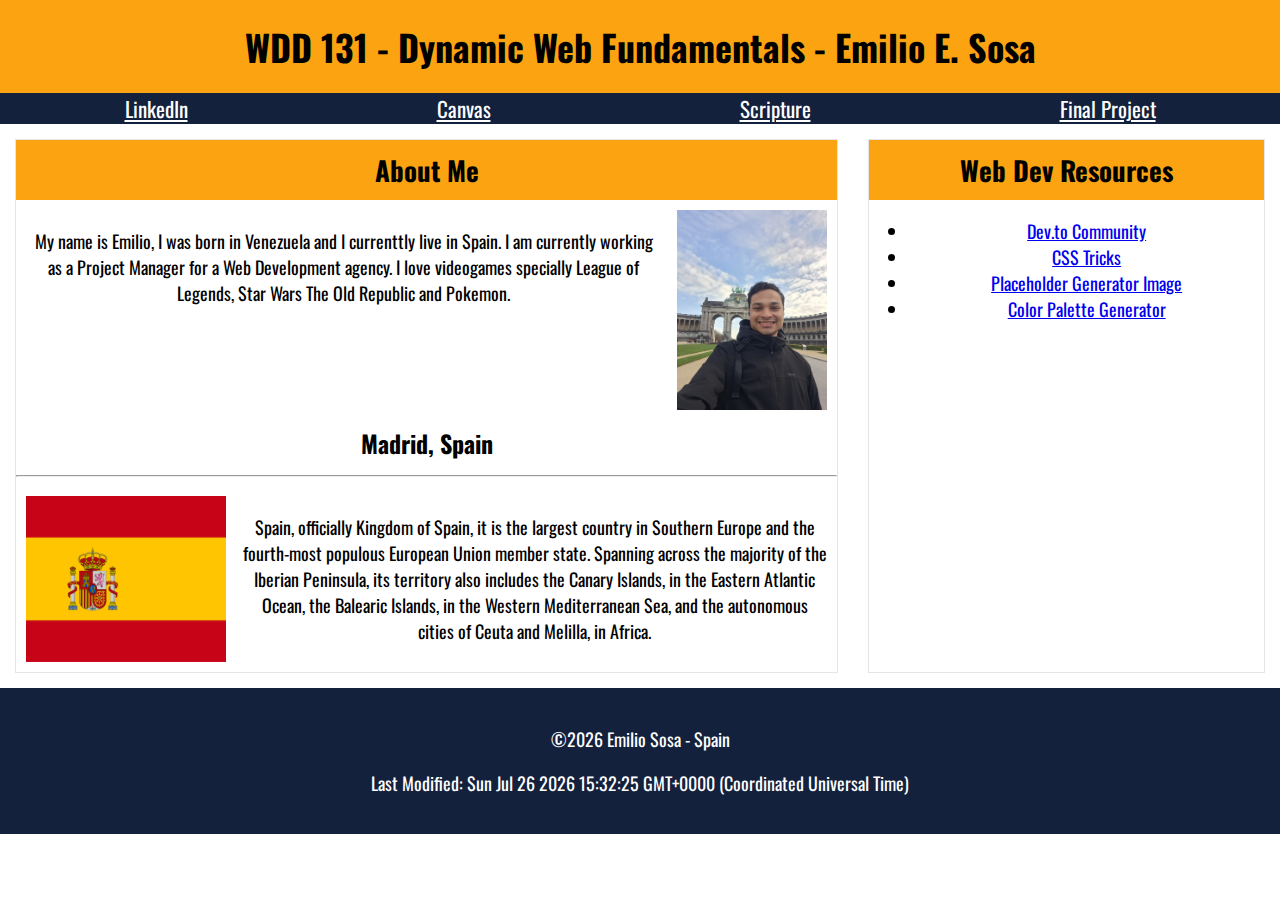
<file: index.html>
<!DOCTYPE html>
<html lang="en">

<head>
    <meta charset="UTF-8">
    <meta http-equiv="X-UA-Compatible" content="IE=edge">
    <meta name="viewport" content="width=device-width, initial-scale=1.0">
    <title>WDD 131 - Dynamic Web Fundamentals - Emilio Sosa</title>
    <meta name="description"
        content="WDD 131 - Dynamic Web Fundamentals from Emilio Ernesto Sosa Carrillo for BYU-Idaho">
    <meta name="author" content="Emilio Sosa">
    <link rel="stylesheet" href="styles/base.css">
    <link rel="preconnect" href="https://fonts.googleapis.com">
    <link rel="preconnect" href="https://fonts.gstatic.com" crossorigin>
    <link href="https://fonts.googleapis.com/css2?family=Oswald:wght@200..700&display=swap" rel="stylesheet">
</head>

<body>
    <header>
        <h1>WDD 131 - Dynamic Web Fundamentals - Emilio E. Sosa</h1>
        <nav>
            <a href="https://www.linkedin.com/in/emilioernestososa/">LinkedIn</a>
            <a href="https://byupw.instructure.com/">Canvas</a>
            <a href="https://www.churchofjesuschrist.org/study/scriptures/bofm/1-ne/3?lang=eng&id=p7#p7">Scripture</a>
            <a href="/">Final Project</a>
        </nav>
    </header>
    <main class="internal-body">
        <section class="card">
            <h2>About Me</h2>
            <div>
                <p>My name is Emilio, I was born in Venezuela and I currenttly live in Spain. I am currently working as
                    a
                    Project Manager for a Web Development agency. I love videogames specially League of Legends, Star
                    Wars
                    The Old Republic and Pokemon.</p>
                <img src="images/emilio-picture.jpg" alt="Picture of Emilio in a Trip" width="150">
            </div>
            <h3>Madrid, Spain</h3>
            <hr>
            <div>
                <img src="images/Flag_of_Spain.svg.png" alt="Flag of Spain with Red, Yellow and Red strips" width="200">
                <p>Spain, officially Kingdom of Spain, it is the largest country in Southern Europe and the fourth-most
                    populous European Union member state. Spanning across the majority of the Iberian Peninsula, its
                    territory also includes the Canary Islands, in the Eastern Atlantic Ocean, the Balearic Islands, in
                    the Western Mediterranean Sea, and the autonomous cities of Ceuta and Melilla, in Africa.</p>
            </div>
        </section>
        <section class="card">
            <h2>Web Dev Resources</h2>
            <ul>
                <li><a href="https://dev.to/">Dev.to Community</a></li>
                <li><a href="https://css-tricks.com/snippets/css/complete-guide-grid/">CSS Tricks</a></li>
                <li><a href="https://placehold.co/">Placeholder Generator Image</a></li>
                <li><a href="https://coolors.co/">Color Palette Generator</a></li>
            </ul>
        </section>
    </main>
    <footer>
        <p id="copyright"><span id="currentyear"></span> Emilio Sosa - Spain</p>
        <p id="lastModified">Last Modified: </p>
    </footer>
    <script src="scripts/getdates.js" defer></script>
</body>
<!--Colors from https://coolors.co/palette/000000-14213d-fca311-e5e5e5-ffffff-->

</html>
</file>
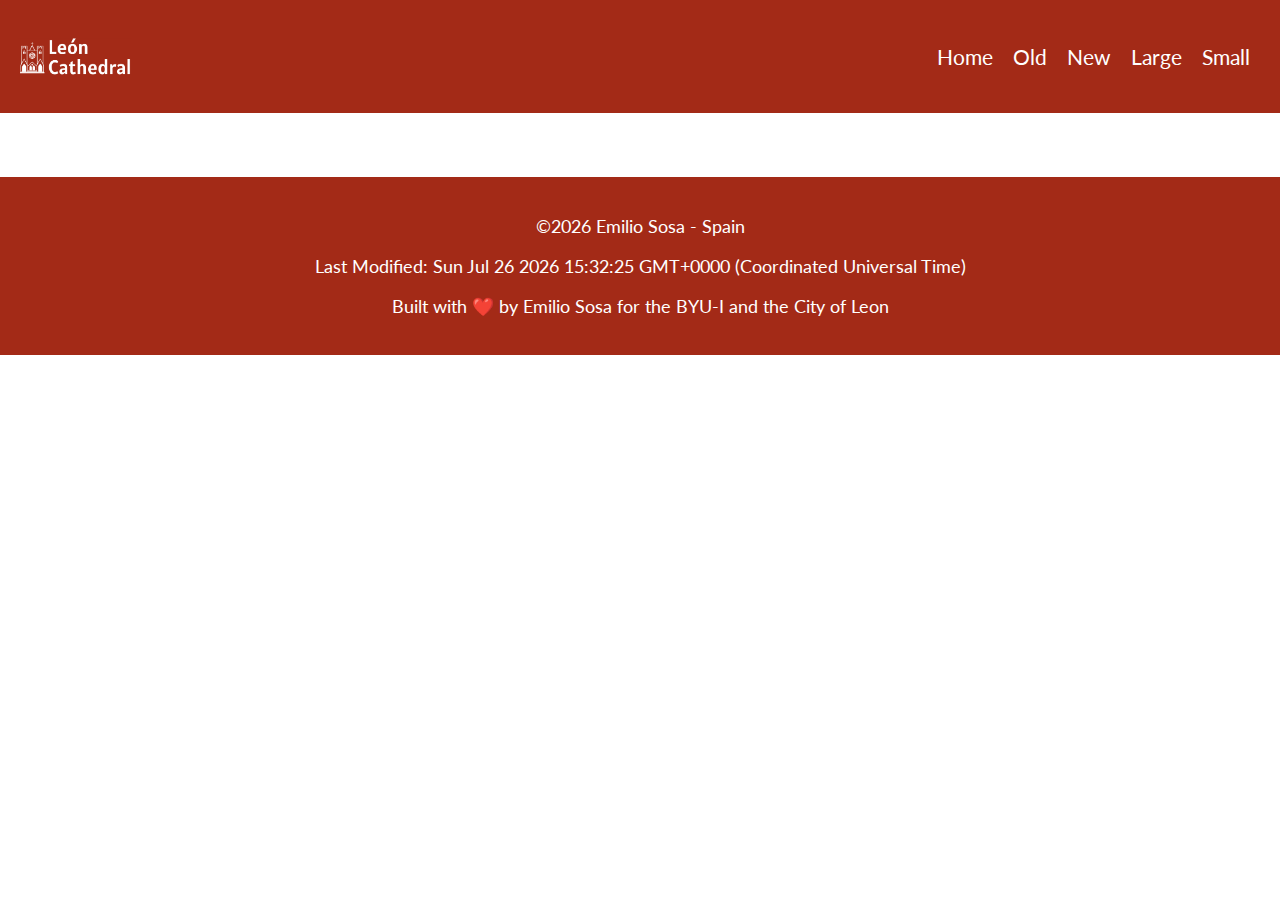
<file: project/index.html>
<!DOCTYPE html>
<html lang="en">

<head>
    <meta charset="UTF-8">
    <meta http-equiv="X-UA-Compatible" content="IE=edge">
    <meta name="viewport" content="width=device-width, initial-scale=1.0">
    <title>Leon Cathedral</title>
    <meta name="description"
        content="Leon Cathedral - ">
    <meta name="author" content="Emilio Sosa">
    <link rel="preconnect" href="https://fonts.googleapis.com">
    <link rel="preconnect" href="https://fonts.gstatic.com" crossorigin>
    <link href="https://fonts.googleapis.com/css2?family=Lato:ital,wght@0,100;0,300;0,400;0,700;0,900;1,100;1,300;1,400;1,700;1,900&display=swap" rel="stylesheet">
    <link rel="stylesheet" href="base.css">
    <link rel="stylesheet" href="large.css">
</head>

<body>
    <header>
        <img src="cathedral-leon-high-resolution-logo.png" alt="Temple Album Logo">
        <img src="/images/menu.svg" alt="menu icon" id="menu-icon">
        <nav class="menu">
            <a href="#" class="menu-item">Home</a>
            <a href="#" class="menu-item">Old</a>
            <a href="#" class="menu-item">New</a>
            <a href="#" class="menu-item">Large</a>
            <a href="#" class="menu-item">Small</a>
        </nav>
    </header>
    <main>
    </main>

    <footer>
        <p id="copyright"><span id="currentyear"></span> Emilio Sosa - Spain</p>
        <p id="lastModified">Last Modified: </p>
        <p>Built with ❤️ by Emilio Sosa for the BYU-I and the City of Leon</p>
    </footer>
    <script src="/scripts/getdates.js" defer></script>
    <script src="/scripts/menu.js" defer></script>
</body>

</html>
</file>
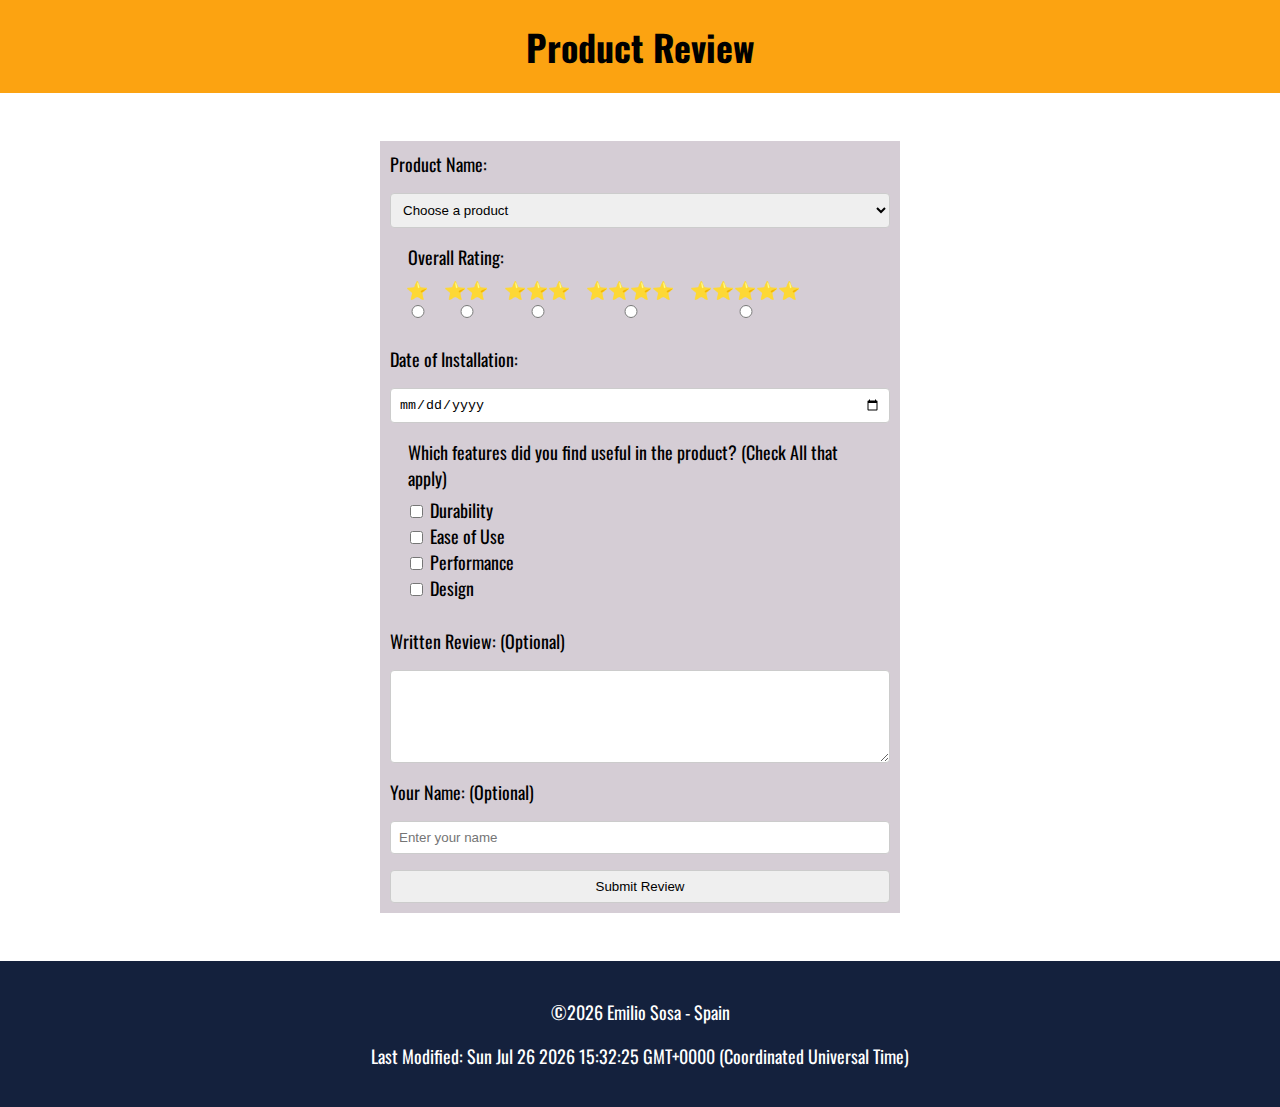
<file: form.html>
<!DOCTYPE html>
<html lang="en">
    <head>
        <meta charset="UTF-8">
        <meta http-equiv="X-UA-Compatible" content="IE=edge">
        <meta name="viewport" content="width=device-width, initial-scale=1.0">
        <title>Product Review - WDD 131 - Emilio Sosa</title>
        <meta name="description"
            content="W05 Assignment: Product Review Form for WDD 131 - Dynamic Web Fundamentals from Emilio Ernesto Sosa Carrillo for BYU-Idaho">
        <meta name="author" content="Emilio Sosa">
        <link rel="stylesheet" href="styles/base.css">
        <link rel="stylesheet" href="styles/form.css">
        <link rel="preconnect" href="https://fonts.googleapis.com">
        <link rel="preconnect" href="https://fonts.gstatic.com" crossorigin>
        <link href="https://fonts.googleapis.com/css2?family=Oswald:wght@200..700&display=swap" rel="stylesheet">
    </head>

    <body>
        <header>
            <h1>Product Review</h1>
        </header>
        <main>
            <form method="GET" action="review.html" class="product-review-form">
                <label for="productName">Product Name:</label>
                
                <select name="productName" id="productName" required>
                    <option value="" disabled selected>Choose a product</option>
                </select>
                
                <fieldset class="rating-fieldset">
                    <legend>Overall Rating:</legend>
                    <div class="rating">
                        <label for="5-stars">⭐</label>
                        <input type="radio" name="productRating" id="1-start" required>
                    </div>
                    
                    <div class="rating">
                        <label for="2-stars">⭐⭐</label>
                        <input type="radio" name="productRating" id="2-stars" required> 
                    </div>
                    <div class="rating">
                        <label for="3-stars">⭐⭐⭐</label>
                        <input type="radio" name="productRating" id="3-stars" required>
                    </div>
                    <div class="rating">
                        <label for="4-stars">⭐⭐⭐⭐</label>
                        <input type="radio" name="productRating" id="4-stars" required>
                    </div>
                    <div class="rating">
                        <label for="5-stars">⭐⭐⭐⭐⭐</label>
                        <input type="radio" name="productRating" id="5-stars" required>
                    </div>
                </fieldset>


                <label for="dateOfInstallation">Date of Installation:</label>
                <input type="date" name="dateOfInstallation" id="dateOfInstallation" required>

                <fieldset>
                    <legend>Which features did you find useful in the product? (Check All that apply)</legend>
                    <div>
                        <input type="checkbox" name="features" id="durability" value="durability">
                        <label for="durability">Durability</label>
                    </div>
                    <div>
                        <input type="checkbox" name="features" id="easeOfUse" value="easeOfUse">
                        <label for="easeOfUse">Ease of Use</label>
                    </div>
                    <div>
                        <input type="checkbox" name="features" id="performance" value="performance">
                        <label for="performance">Performance</label>
                    </div>
                    <div>
                        <input type="checkbox" name="features" id="design" value="design">
                        <label for="design">Design</label>
                    </div>
                </fieldset>
                
                <label for="writtenReview">Written Review: (Optional)</label>
                <textarea name="writtenReview" id="writtenReview" rows="5"></textarea>

                <label for="name">Your Name: (Optional)</label>
                <input type="text" name="name" id="name" placeholder="Enter your name">

                <input type="submit" value="Submit Review" />
            </form>
        </main>
        <footer>
            <p id="copyright"><span id="currentyear"></span> Emilio Sosa - Spain</p>
            <p id="lastModified">Last Modified: </p>
        </footer>
        <script src="scripts/getdates.js" defer></script>
        <script src="scripts/form.js" defer></script>
    </body>
</html>
</file>
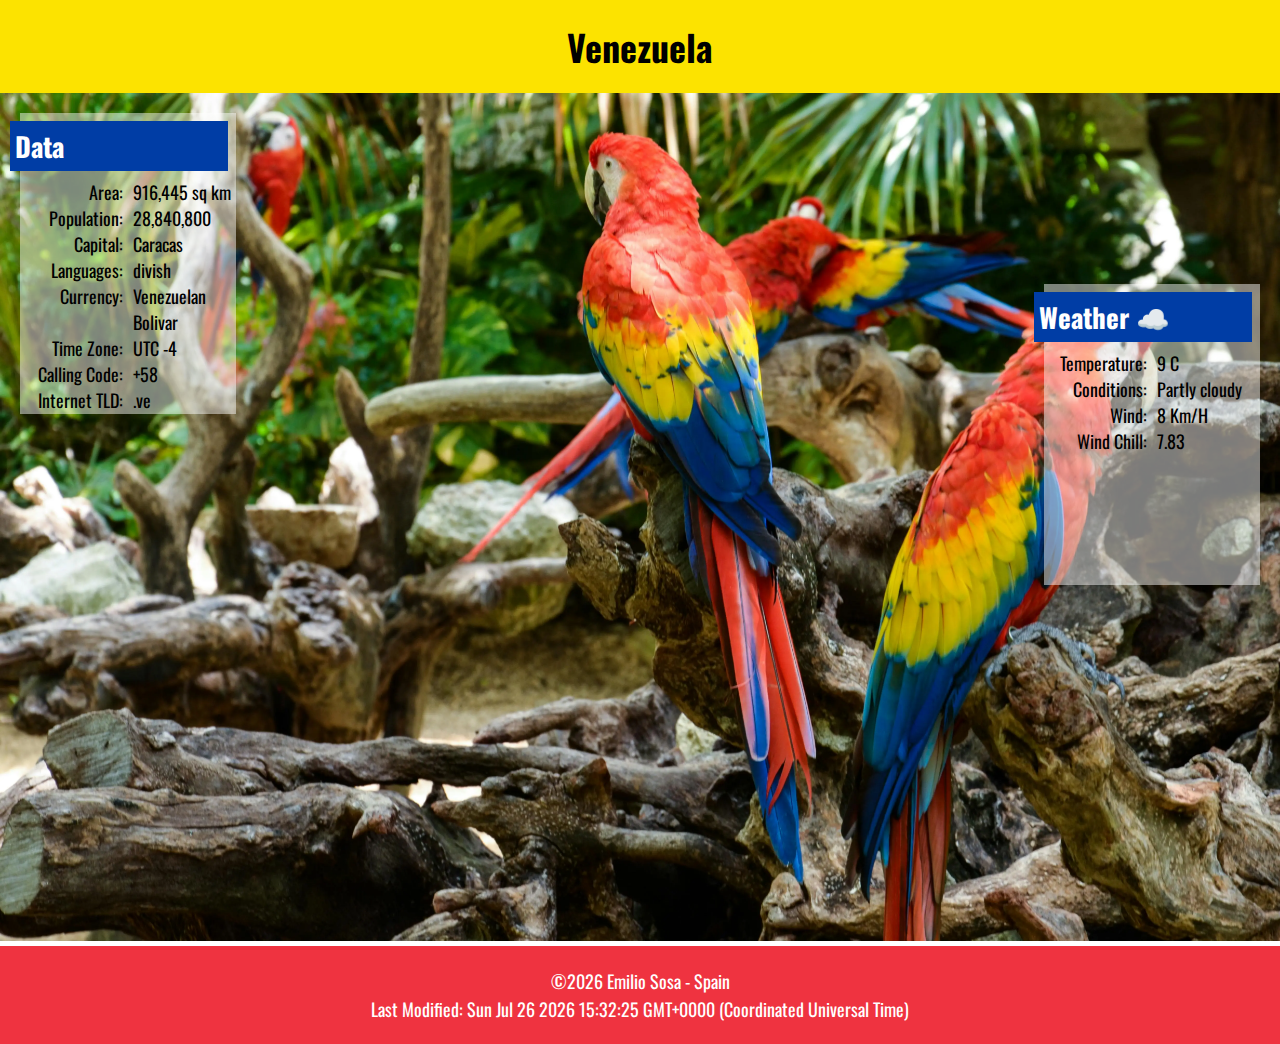
<file: place.html>
<!DOCTYPE html>
<html lang="en">

<head>
    <meta charset="UTF-8">
    <meta http-equiv="X-UA-Compatible" content="IE=edge">
    <meta name="viewport" content="width=device-width, initial-scale=1.0">
    <title>WDD 131 - Dynamic Web Fundamentals - Emilio Sosa</title>
    <meta name="description" content="Venezuela landing page for BYUI">
    <meta name="author" content="Emilio Sosa">
    <link rel="stylesheet" href="styles/place-base.css">
    <link rel="stylesheet" href="styles/place-large.css">
    <link rel="preconnect" href="https://fonts.googleapis.com">
    <link rel="preconnect" href="https://fonts.gstatic.com" crossorigin>
    <link href="https://fonts.googleapis.com/css2?family=Oswald:wght@200..700&display=swap" rel="stylesheet">
</head>

<body>
    <header>
        <h1>Venezuela</h1>
    </header>
    <main>
        <picture class="place-hero-image">
            <source media="(min-width:500px)" srcset="images/guacamaya-large.webp">
            <img src="images/guacamaya-small.webp" alt="yellow and blue parrot named Guacamaya">
        </picture>

        <!--Weather Section-->
        <section class="country-card">
            <h2>Data</h2>
            <div class="place-content">
                <p class="data-label-text">Area: </p>
                <p class="data-label-value">916,445 sq km</p>
            </div>
            <div class="place-content">
                <p class="data-label-text">Population: </p>
                <p class="data-label-value">28,840,800</p>
            </div>
            <div class="place-content">
                <p class="data-label-text">Capital: </p>
                <p class="data-label-value">Caracas</p>
            </div>
            <div class="place-content">
                <p class="data-label-text">Languages: </p>
                <p class="data-label-value">divish</p>
            </div>
            <div class="place-content">
                <p class="data-label-text">Currency: </p>
                <p class="data-label-value">Venezuelan Bolivar</p>
            </div>
            <div class="place-content">
                <p class="data-label-text">Time Zone: </p>
                <p class="data-label-value">UTC -4</p>
            </div>
            <div class="place-content">
                <p class="data-label-text">Calling Code: </p>
                <p class="data-label-value">+58</p>
            </div>
            <div class="place-content">
                <p class="data-label-text">Internet TLD: </p>
                <p class="data-label-value">.ve</p>
            </div>
        </section>

        <section class="weather-card">
            <h2 id="weather-title">Weather</h2>
            <figure>
                <img src="images/weather-icon.svg" alt="Weather Icon" id="icon">
            </figure>
            <div class="place-content">
                <p class="data-label-text">Temperature: </p>
                <p class="data-label-value" id="temperature"></p>
            </div>
            <div class="place-content">
                <p class="data-label-text">Conditions: </p>
                <p class="data-label-value" id="conditions"></p>
            </div>
            <div class="place-content">
                <p class="data-label-text">Wind: </p>
                <p class="data-label-value" id="wind"></p>
            </div>
            <div class="place-content">
                <p class="data-label-text">Wind Chill: </p>
                <p class="data-label-value" id="wind-chill"></p>
            </div>
        </section>
    </main>
    <footer>
        <p id="copyright">
            <span id="currentyear"></span> Emilio Sosa - Spain
        </p>
        <p id="lastModified">Last Modified: </p>
    </footer>
    <script src="scripts/weather.js" defer></script>
    <script src="scripts/getdates.js" defer></script>
</body>
<!--Colors from https://coolors.co/palette/000000-14213d-fca311-e5e5e5-ffffff-->

</html>
</file>
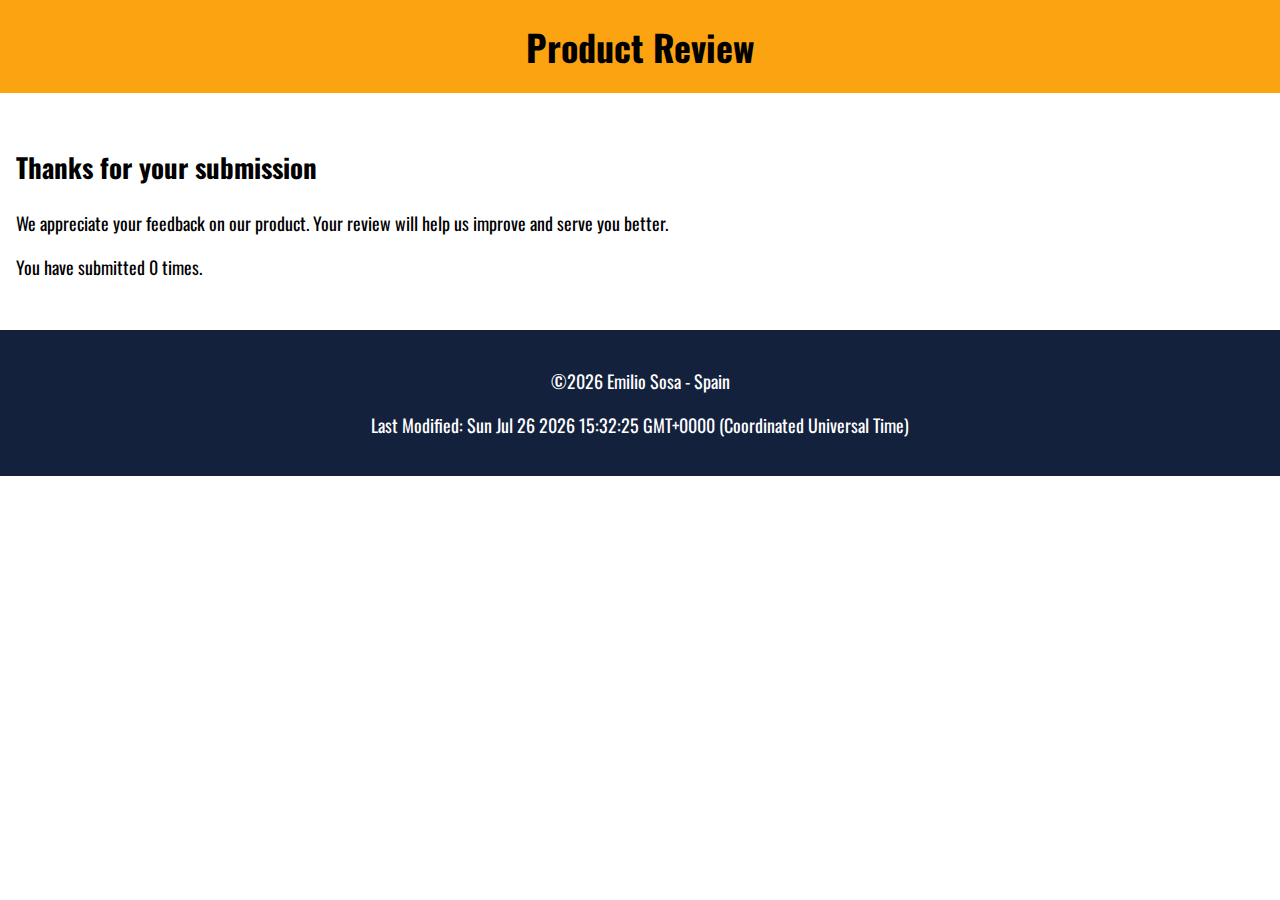
<file: review.html>
<!DOCTYPE html>
<html lang="en">
    <head>
        <meta charset="UTF-8">
        <meta http-equiv="X-UA-Compatible" content="IE=edge">
        <meta name="viewport" content="width=device-width, initial-scale=1.0">
        <title>Product Review - WDD 131 - Emilio Sosa</title>
        <meta name="description"
            content="W05 Assignment: Product Review Form for WDD 131 - Dynamic Web Fundamentals from Emilio Ernesto Sosa Carrillo for BYU-Idaho">
        <meta name="author" content="Emilio Sosa">
        <link rel="stylesheet" href="styles/base.css">
        <link rel="stylesheet" href="styles/form.css">
        <link rel="preconnect" href="https://fonts.googleapis.com">
        <link rel="preconnect" href="https://fonts.gstatic.com" crossorigin>
        <link href="https://fonts.googleapis.com/css2?family=Oswald:wght@200..700&display=swap" rel="stylesheet">
    </head>

    <body>
        <header>
            <h1>Product Review</h1>
        </header>
        <main>
            <h2>Thanks for your submission</h2>
            <p>We appreciate your feedback on our product. Your review will help us improve and serve you better.</p>
            <p>You have submitted 0 times.</p>
        </main>
        <footer>
            <p id="copyright"><span id="currentyear"></span> Emilio Sosa - Spain</p>
            <p id="lastModified">Last Modified: </p>
        </footer>
        <script src="scripts/getdates.js" defer></script>
        <script src="scripts/review.js" defer></script>
    </body>
</html>
</file>
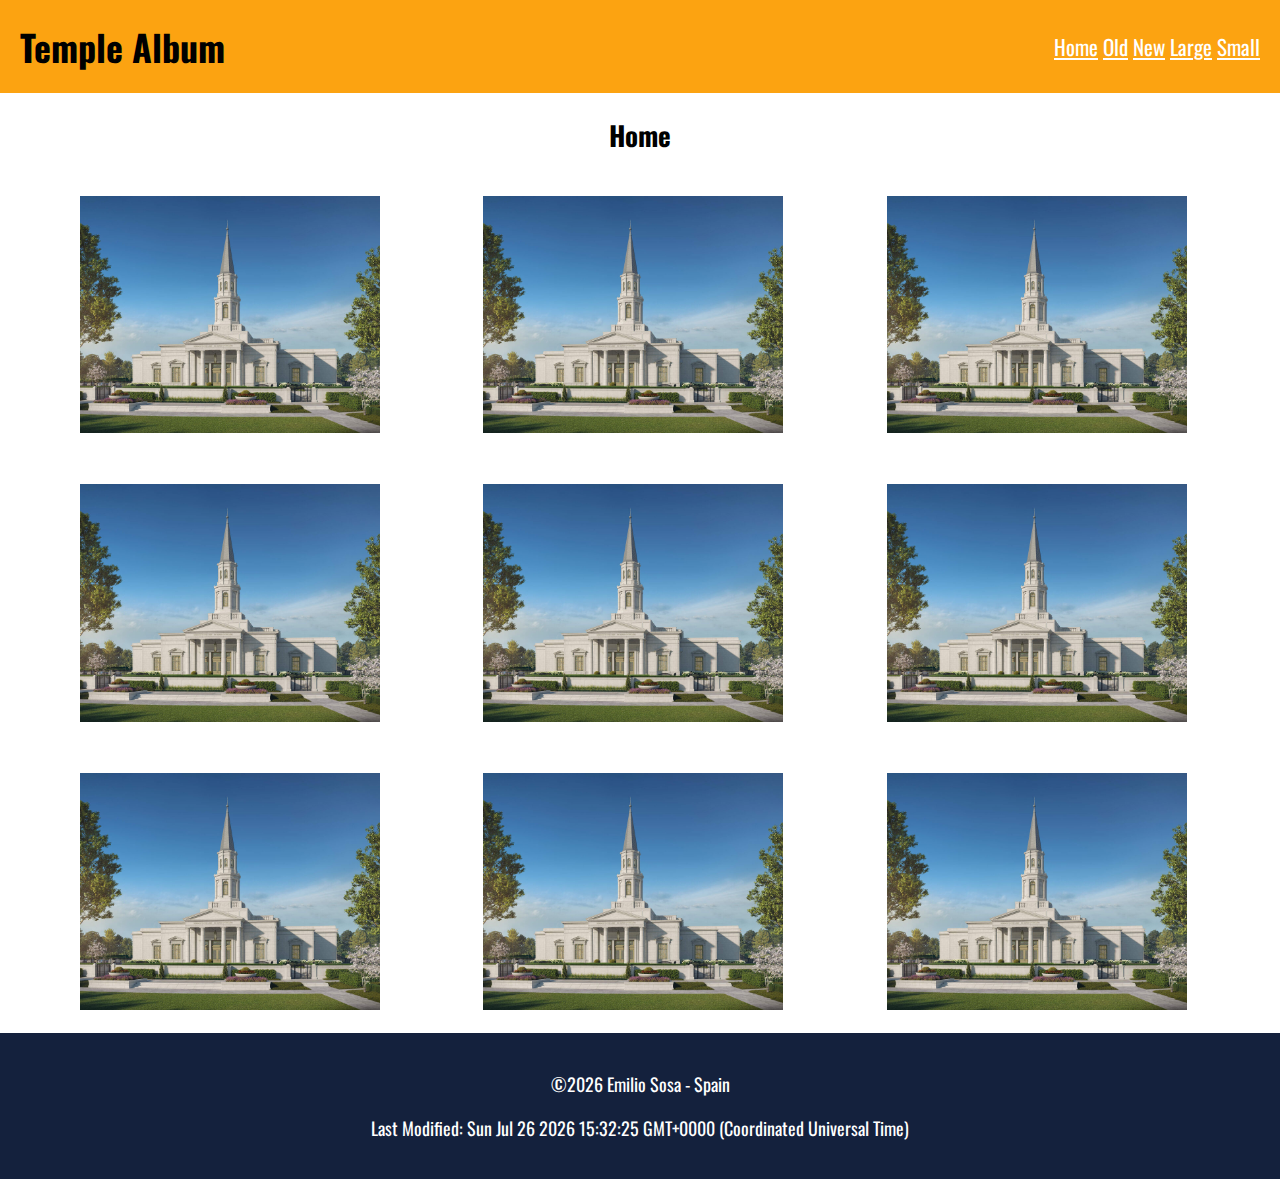
<file: temples.html>
<!DOCTYPE html>
<html lang="en">

<head>
    <meta charset="UTF-8">
    <meta http-equiv="X-UA-Compatible" content="IE=edge">
    <meta name="viewport" content="width=device-width, initial-scale=1.0">
    <title>WDD 131 - Dynamic Web Fundamentals - Emilio Sosa</title>
    <meta name="description"
        content="WDD 131 - Dynamic Web Fundamentals from Emilio Ernesto Sosa Carrillo for BYU-Idaho">
    <meta name="author" content="Emilio Sosa">
    <link rel="preconnect" href="https://fonts.googleapis.com">
    <link rel="preconnect" href="https://fonts.gstatic.com" crossorigin>
    <link href="https://fonts.googleapis.com/css2?family=Oswald:wght@200..700&display=swap" rel="stylesheet">
    <link rel="stylesheet" href="styles/temples.css">
    <link rel="stylesheet" href="styles/temple-large.css">
</head>

<body>
    <header>
        <h1>Temple Album</h1>
        <nav>
            <a href="#">Home</a>
            <a href="#">Old</a>
            <a href="#">New</a>
            <a href="#">Large</a>
            <a href="#">Small</a>
        </nav>
        <img src="images/menu.svg" alt="menu icon" id="menu-icon">
    </header>
    <main>
        <h2>Home</h2>
        <div class="grid-home">
            <!-- Image with a caption -->
            <figure>
                <img src="images/virginia-temple.jpg" alt="The beautiful Winchester Temple logo." />
            </figure>
            <figure>
                <img src="images/virginia-temple.jpg" alt="The beautiful Winchester Temple logo." />
            </figure>
            <figure>
                <img src="images/virginia-temple.jpg" alt="The beautiful Winchester Temple logo." />
            </figure>
            <figure>
                <img src="images/virginia-temple.jpg" alt="The beautiful Winchester Temple logo." />
            </figure>
            <figure>
                <img src="images/virginia-temple.jpg" alt="The beautiful Winchester Temple logo." />
            </figure>
            <figure>
                <img src="images/virginia-temple.jpg" alt="The beautiful Winchester Temple logo." />
            </figure>
            <figure>
                <img src="images/virginia-temple.jpg" alt="The beautiful Winchester Temple logo." />
            </figure>
            <figure>
                <img src="images/virginia-temple.jpg" alt="The beautiful Winchester Temple logo." />
            </figure>
            <figure>
                <img src="images/virginia-temple.jpg" alt="The beautiful Winchester Temple logo." />
            </figure>
        </div>

    </main>

    <footer>
        <p id="copyright"><span id="currentyear"></span> Emilio Sosa - Spain</p>
        <p id="lastModified">Last Modified: </p>
    </footer>
    <script src="scripts/getdates.js" defer></script>
    <script src="scripts/temple.js" defer></script>
</body>

</html>
</file>
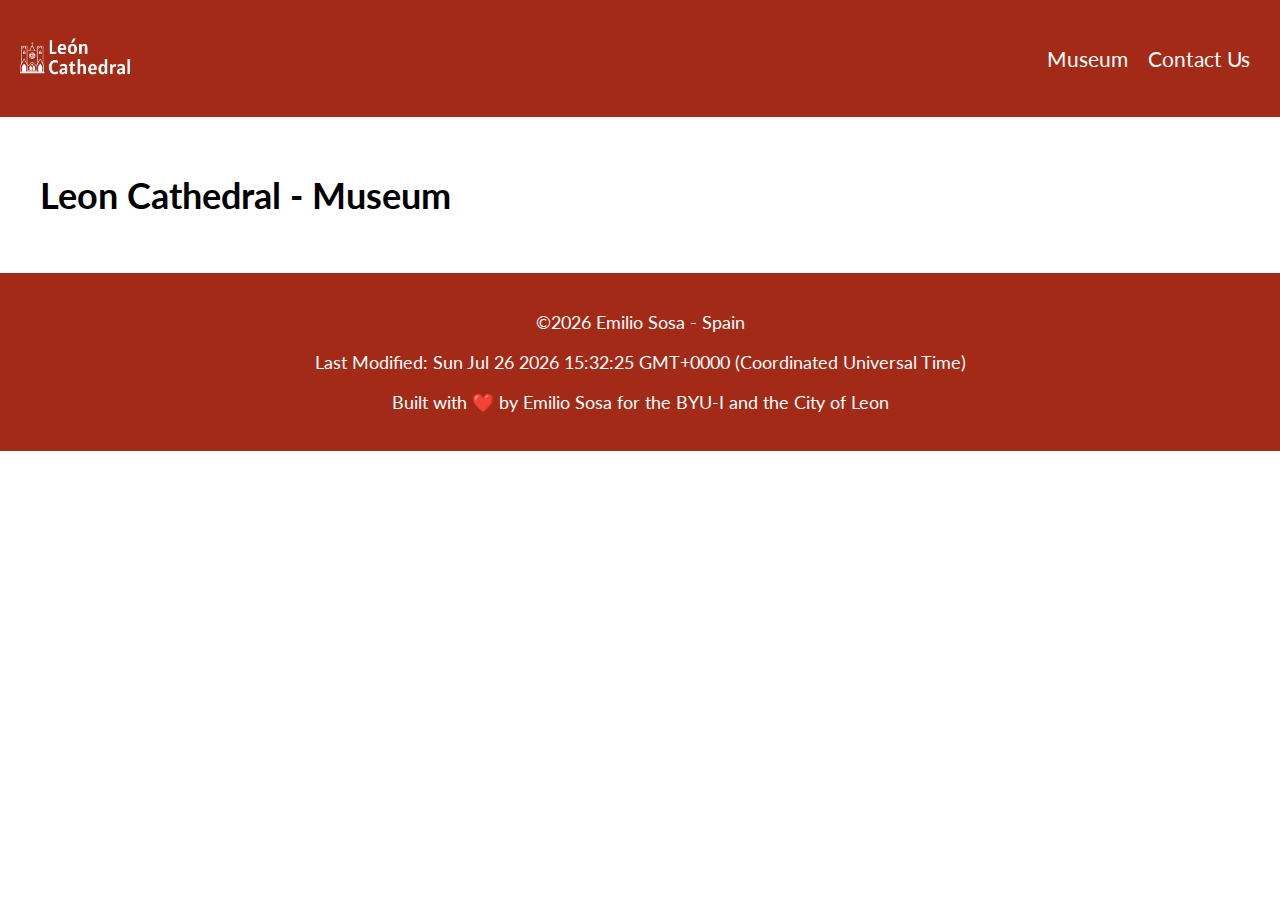
<file: project/museum.html>
<!DOCTYPE html>
<html lang="en">

<head>
    <meta charset="UTF-8">
    <meta http-equiv="X-UA-Compatible" content="IE=edge">
    <meta name="viewport" content="width=device-width, initial-scale=1.0">
    <title>Leon Cathedral</title>
    <meta name="description"
        content="Leon Cathedral - ">
    <meta name="author" content="Emilio Sosa">
    <link rel="preconnect" href="https://fonts.googleapis.com">
    <link rel="preconnect" href="https://fonts.gstatic.com" crossorigin>
    <link href="https://fonts.googleapis.com/css2?family=Lato:ital,wght@0,100;0,300;0,400;0,700;0,900;1,100;1,300;1,400;1,700;1,900&display=swap" rel="stylesheet">
    <link rel="stylesheet" href="base.css">
    <link rel="stylesheet" href="large.css">
</head>

<body>
    <header>
        <a href="./index.html">
            <img src="cathedral-leon-high-resolution-logo.png" alt="Logo">
        </a>
        <img src="../images/menu.svg" alt="menu icon" id="menu-icon">
        <nav class="menu">
            <a href="museum.html" class="menu-item">Museum</a>
            <a href="form.html" class="menu-item">Contact Us</a>
        </nav>
    </header> 
    <main>
            <h1>Leon Cathedral - Museum</h1>
    </main>

    <footer>
        <p id="copyright"><span id="currentyear"></span> Emilio Sosa - Spain</p>
        <p id="lastModified">Last Modified: </p>
        <p>Built with ❤️ by Emilio Sosa for the BYU-I and the City of Leon</p>
    </footer>
    <script src="../scripts/getdates.js" defer></script>
    <script src="../scripts/getdates.js" defer></script>
</body>

</html>
</file>
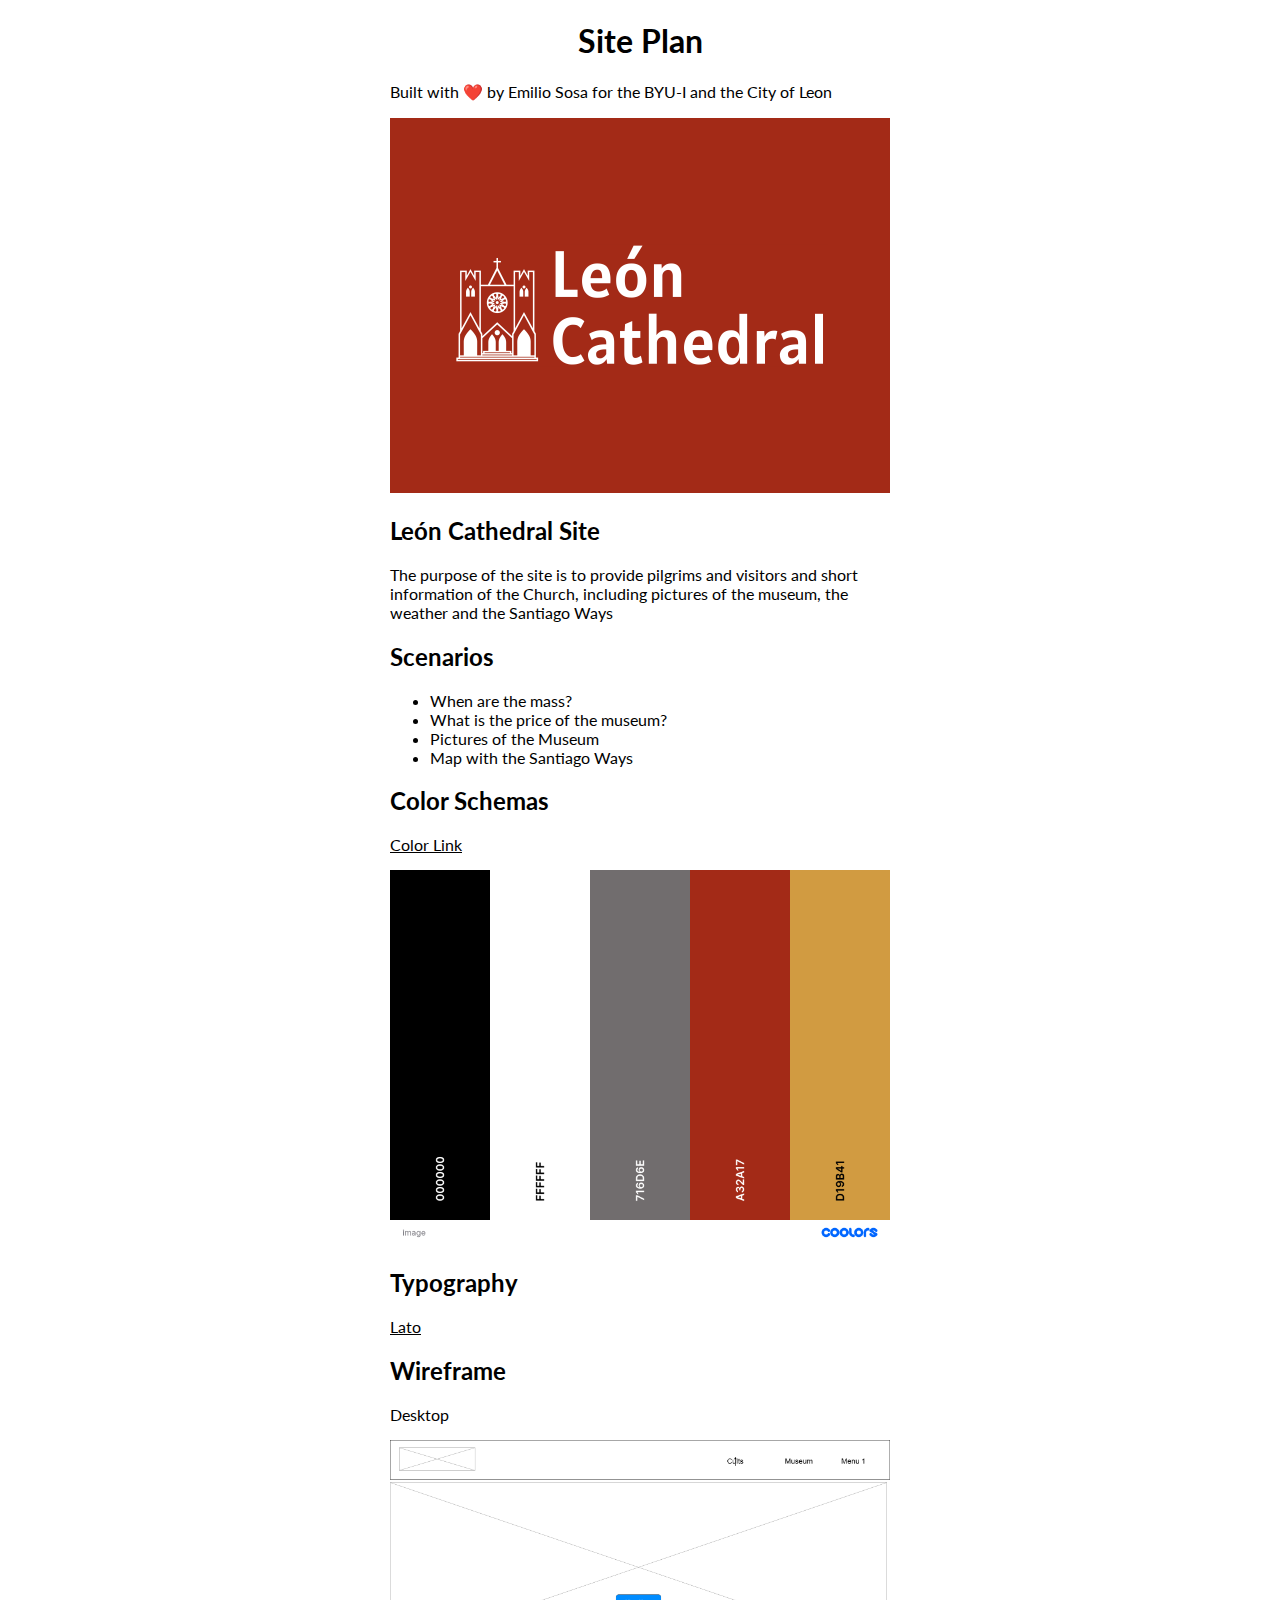
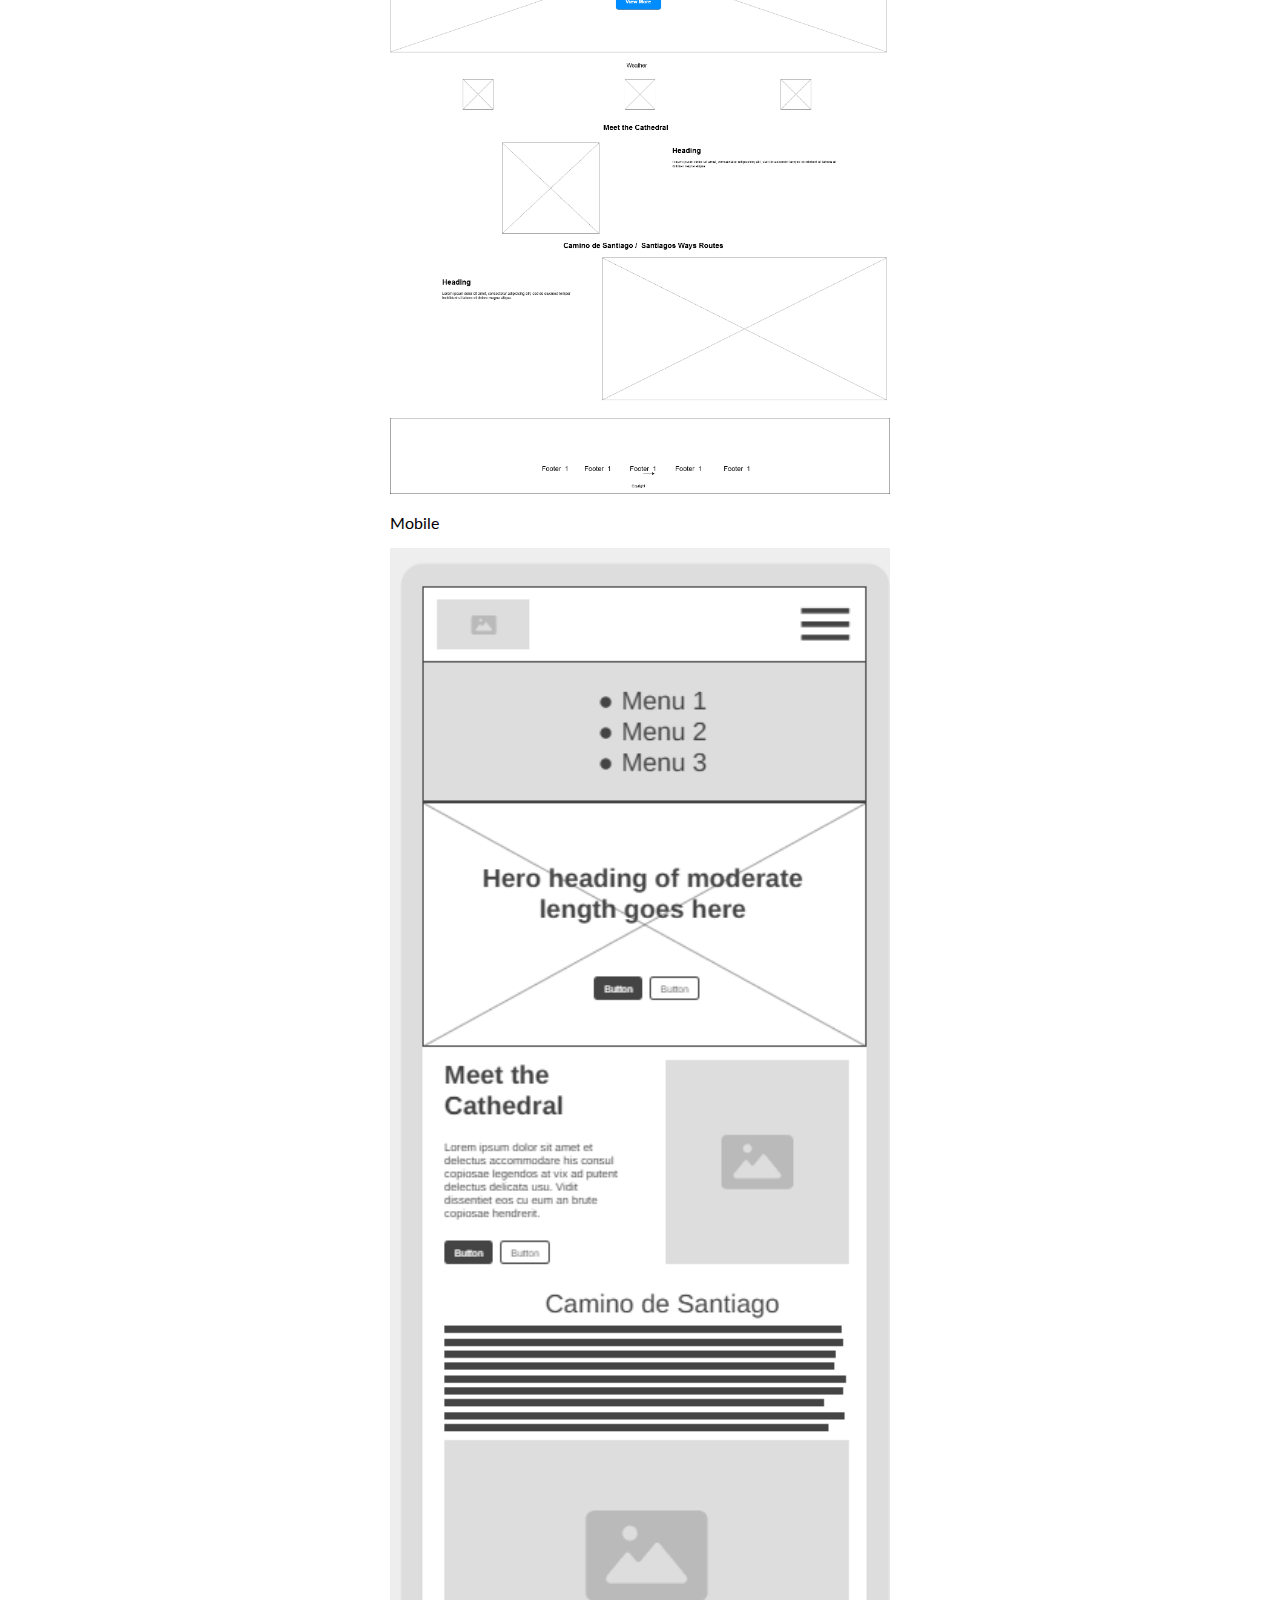
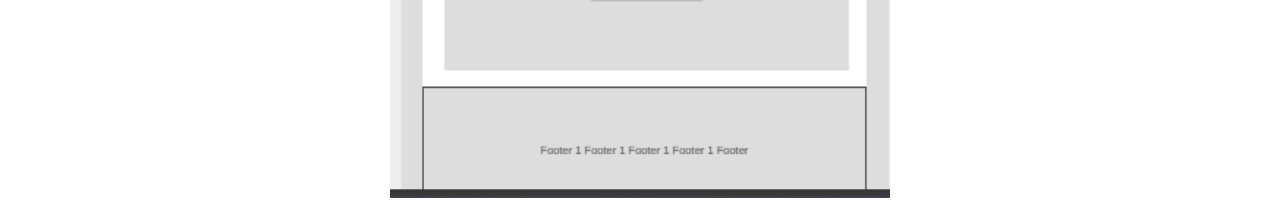
<file: project/siteplan.html>
<!DOCTYPE html>
<html lang="en">

<head>
    <meta charset="UTF-8">
    <meta name="viewport" content="width=device-width, initial-scale=1.0">
    <title>Website Planning Document</title>
    <meta name="description"
        content="WDD 131 - Dynamic Web Fundamentals from Emilio Ernesto Sosa Carrillo for BYU-Idaho">
    <meta name="author" content="Emilio Sosa">
    <link rel="preconnect" href="https://fonts.googleapis.com">
    <link rel="preconnect" href="https://fonts.gstatic.com" crossorigin>
    <link
        href="https://fonts.googleapis.com/css2?family=Lato:ital,wght@0,100;0,300;0,400;0,700;0,900;1,100;1,300;1,400;1,700;1,900&family=Oswald:wght@200..700&display=swap"
        rel="stylesheet">
    <link rel="stylesheet" href="style.css">
</head>

<body>
    <main>
        <h1>Site Plan</h1>
        <p>Built with ❤️ by Emilio Sosa for the BYU-I and the City of Leon</p>
        <img src="/images/cathedral-leon-high-resolution-logo.png" alt="Cathedral Logo">
        <h2>León Cathedral Site</h2>
        <p>The purpose of the site is to provide pilgrims and visitors and short information of the Church, including
            pictures of the museum, the weather and the Santiago Ways</p>
        <h2>Scenarios</h2>
        <ul>
            <li>When are the mass?</li>
            <li>What is the price of the museum?</li>
            <li>Pictures of the Museum</li>
            <li>Map with the Santiago Ways</li>
        </ul>
        <h2>Color Schemas</h2>
        <p> <a href="https://coolors.co/000000-ffffff-716d6e-a32a17-d19b41">Color Link</a></p>
        <!-- Coolors Palette Widget -->
        <img src="/images/color.png" alt="Color Paletter for Church">
        <h2>Typography</h2>
        <p><a href="https://fonts.google.com/specimen/Lato">Lato</a></p>
        <h2>Wireframe</h2>
        <p>Desktop</p>
        <img src="church-wireframe-desktop.png" alt="desktop wireframe" width="350">
        <p>Mobile</p>
        <img src="church-wireframe-mobile.png" alt="mobile wireframe" width="250">
    </main>
</body>

</html>
</file>
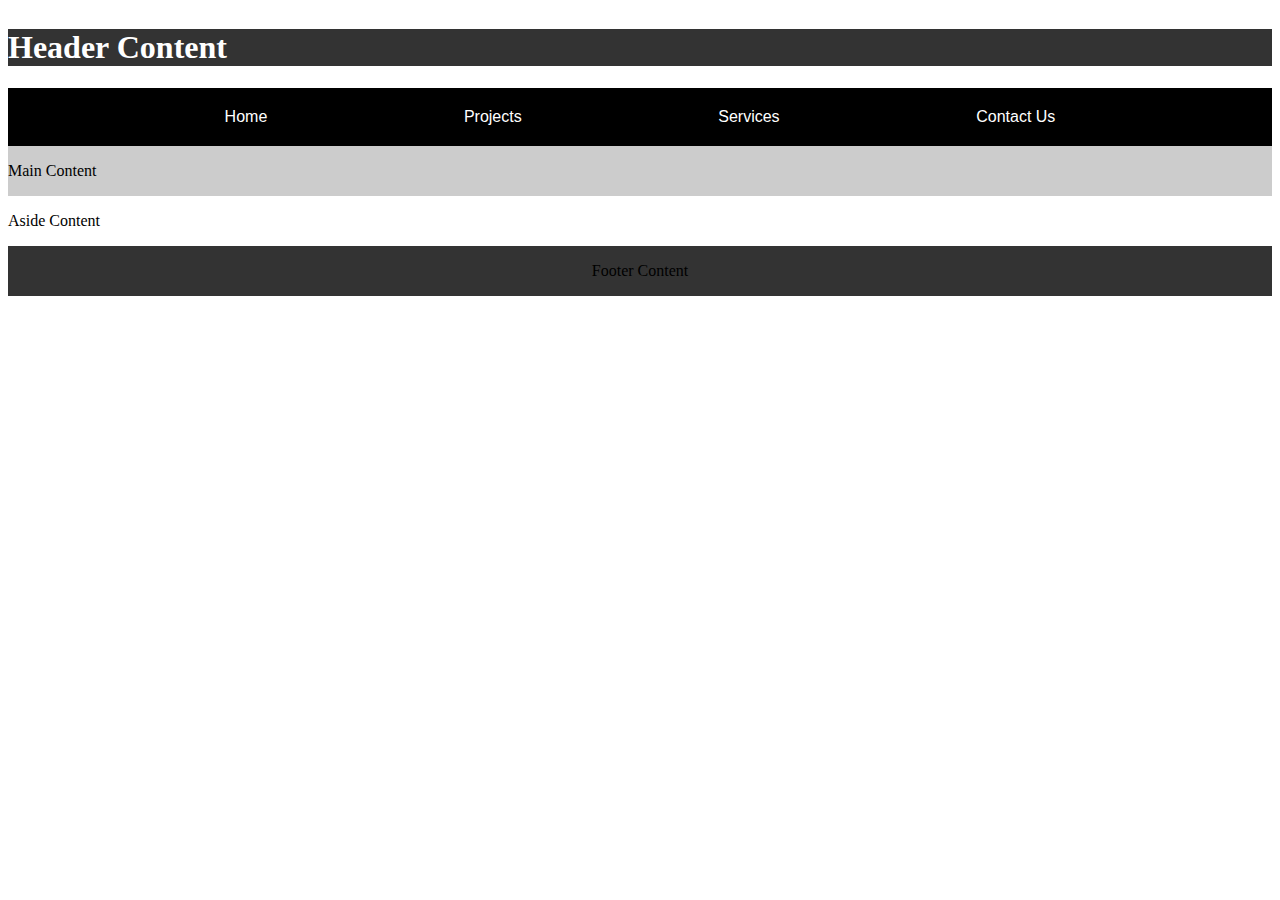
<file: week01/basic-layout.html>
<!DOCTYPE html>
<html lang="en">

<head>
    <meta charset="UTF-8">
    <meta name="viewport" content="width=device-width, initial-scale=1.0">
    <title>Emilio Sosa - Week01 - WDD131 </title>
    <link rel="stylesheet" href="styles/layout.css">
</head>

<body>
    <header class="header-bar">
        <div>
            <h1>Header Content</h1>
        </div>
        <nav class="navigation">
            <a href="#">Home</a>
            <a href="#">Projects</a>
            <a href="#">Services</a>
            <a href="#">Contact Us</a>
        </nav>
    </header>
    <div class="internal-body">
        <main>
            <p>Main Content</p>
        </main>
        <aside>
            <p>Aside Content</p>
        </aside>
    </div>
    <footer>
        <p>Footer Content</p>
    </footer>
</body>

</html>
</file>
<file: styles/base.css>
body {
    font-family: "Oswald", serif;
    margin: 0px;
    font-size: 18px;
    max-width: 1519px;
}

/*Navigation Bar*/
header {
    text-align: center;
}

header h1 {
    background-color: #fca311;
    margin: 0;
    padding: 20px;
}

nav {
    display: flex;
    justify-content: space-around;
    background-color: #14213d;
    font-size: 21px;
}

nav a:link {
    color: #ffffff;
}

nav a:visited {
    color: #ffffff;
}

nav a:hover {
    color: #fca311;
}

/*Internal Cards Design*/
.card {
    border: 1px #e5e5e5 solid;
    margin: 15px;
}

.card h2 {
    margin: 0;
    background-color: #fca311;
    text-align: center;
    padding: 10px;
}

.card div {
    display: flex;
    gap: 1rem;
    padding: 10px;
}

.card h3 {
    padding: 5px 10px;
    margin: 0px;
    text-align: center;
    font-size: 24px;
}

/*Body Design*/
.internal-body {
    display: grid;
    grid-template-columns: 2fr 1fr;
}

/*Footer*/
footer {
    text-align: center;
    background-color: #14213d;
    color: #ffffff;
    padding: 20px;
}

/* 
* PLaces Landing Page
* places.html
*/

.place-hero-image {
    margin: 0px
}

section {
    text-align: center;
}


.place-content {
    display: grid;
    grid-template-columns: 1fr 1fr;
}

.data-label-text {
    text-align: end;
    margin: 0px;
    margin-right: 5px;
}

.data-label-value {
    text-align: start;
    margin: 0px;
    margin-left: 5px;
}
</file>
<file: project/base.css>
body {
    font-family: "Lato", sans-serif;
    margin: 0px;
    font-size: 18px;
    max-width: 1519px;
}

header {
    text-align: center;
    background-color: #a32a17;
    display: flex;
    align-items: center;
    justify-content: space-between;
    flex-wrap: wrap;
}

header img {
    max-width: 150px;
    height: auto;
}
#menu-icon {
    display: block;
    width: 48px;
}

/*Navigation Bar*/
nav {
    display: flex;
    padding: 20px;
    font-size: 21px;
    flex-grow: 2;
    justify-content: space-evenly;
}

.menu {
    display: none;
}

nav a:link {
    color: #ffffff;
}

nav a:visited {
    color: #ffffff;
}

nav a:hover {
    text-decoration: underline;
    color: #ffffff;
}

footer {
    background-color: #a32a17;
    color: #ffffff;
    text-align: center;
    padding: 20px;
}


/*FORM PAGE */
.contact-form {
  display: flex;
  flex-direction: column;
  gap: 1rem;
  width: 500px;
  padding: 10px;
}

form {
  background-color: #d5cdd5;
  margin: 1rem auto;
}

main {
  padding: 2rem 1rem;
}

/* Basic design for form inputs*/
input[type="text"],
input[type="email"],
input[type="number"],
input[type="password"],
input[type="submit"],
input[type="radio"],
input[type="checkbox"],
input[type="date"],
select, 
textarea {
  padding: 0.5rem;
  border: 1px solid #ccc;
  border-radius: 4px;
}
</file>
<file: project/large.css>
@media screen and (min-width: 640px) {

    #menu-icon {
        display: none;
    }

    header {
        justify-content: space-between;
    }

    nav {
        display: block;
    }

    .menu {
        display: flex;
        justify-content: flex-end;
        align-items: center;
    }
    .menu a {
        margin: 0 10px;
        color: #ffffff;
        text-decoration: none;
    }

    main {
        max-width: 1200px;
        margin: 0 auto;
    }

    .button {
        width: 10%;
    }

    main :first-child {
       display: flex;
       flex-direction: row;
    }
}
</file>
<file: styles/form.css>
.product-review-form {
  display: flex;
  flex-direction: column;
  gap: 1rem;
  width: 500px;
  padding: 10px;
}

.rating {
  display: flex;
  flex-direction: column;
}

.rating-fieldset {
  display: flex;
  gap: 1rem;
}

fieldset {
  border: none;
}

form {
  background-color: #d5cdd5;
  margin: 1rem auto;
}

main {
  padding: 2rem 1rem;
}

/* Basic design for form inputs*/
input[type="text"],
input[type="email"],
input[type="number"],
input[type="password"],
input[type="submit"],
input[type="radio"],
input[type="checkbox"],
input[type="date"],
select, 
textarea {
  padding: 0.5rem;
  border: 1px solid #ccc;
  border-radius: 4px;
}
</file>
<file: styles/place-base.css>
p {
    margin: 2px;
}

body {
    font-family: "Oswald", serif;
    margin: 0px;
    font-size: 18px;
    max-width: 1519px;
}

img {
    width: 100%;
}

/*Navigation Bar*/
header {
    text-align: center;
}

header h1 {
    background-color: #FCE300;
    margin: 0;
    padding: 20px;
}

figure {
    margin: 0px;
}

h2 {
    margin: 8px;
}

/*Footer*/
footer {
    text-align: center;
    background-color: #EF3340;
    color: white;
    padding: 20px;
}

/* 
* PLaces Landing Page
* places.html
*/

.place-hero-image {
    margin: 0px
}

section {
    text-align: center;
}


.place-content {
    display: grid;
    grid-template-columns: 1fr 1fr;
}

.data-label-text {
    text-align: end;
    margin: 0px;
    margin-right: 5px;
}

.data-label-value {
    text-align: start;
    margin: 0px;
    margin-left: 5px;
}

#icon {
    width: 100px;
}
</file>
<file: styles/place-large.css>
@media screen and (min-width: 640px) {

    .weather-card h2::after {
        content: " ☁️ ";
    }

    figure {
        display: none;
    }

    main {
        display: grid;
        grid-template-columns: repeat(5, 1fr);
        grid-template-rows: repeat(5, 1fr);
        grid-column-gap: 0px;
        grid-row-gap: 0px;
    }

    .place-hero-image {
        grid-area: 1 / 1 / 6 / 6;
    }

    .country-card {
        grid-area: 1 / 1 / 3 / 2;
    }

    .weather-card {
        grid-area: 2 / 5 / 4 / 5;
    }

    .country-card,
    .weather-card {
        background-color: rgba(255, 255, 255, 0.477);
        margin: 20px;
    }

    h2 {
        text-align: left;
        background-color: #003DA5;
        padding: 5px;
        margin-left: -10px;
        color: white;
    }
}
</file>
<file: styles/temples.css>
@import url('https://fonts.googleapis.com/css2?family=Oswald:wght@200..700&display=swap');

body {
    font-family: "Oswald", serif;
    margin: 0px;
    font-size: 18px;
    max-width: 1519px;
}

/* Header */
header {
    text-align: center;
    background-color: #fca311;
    display: flex;
    align-items: center;
}

header h1 {
    background-color: #fca311;
    margin: 0;
    padding: 20px;
}

#menu-icon {
    display: block;
}

/*Navigation Bar*/
nav {
    display: flex;
    padding: 20px;
    font-size: 21px;
    display: none;
}

nav a:link {
    color: #ffffff;
}

nav a:visited {
    color: #ffffff;
}

nav a:hover {
    text-decoration: underline;
    color: black;
}

h2 {
    text-align: center;
}


/*Footer*/
footer {
    text-align: center;
    background-color: #14213d;
    color: #ffffff;
    padding: 20px;
}

#grid-home {
    display: grid;
}

img {
    width: 300px;
}
</file>
<file: styles/temple-large.css>
@media screen and (min-width: 640px) {

    #menu-icon {
        display: none;
    }

    header {
        justify-content: space-between;
    }

    nav {
        display: block;

    }

    .grid-home {
        display: grid;
        grid-template-columns: 1fr 1fr 1fr;
        column-gap: 10px;
        row-gap: 10px;
    }

    main {
        max-width: 1200px;
        margin: 0 auto;
    }
}
</file>
<file: project/style.css>
body {
    font-family: Lato;
    max-width: 500px;
    margin: 0 auto;
}

h1 {
    text-align: center;
}

a {
    color: black;
}

img {
    width: 100%;
}
</file>
<file: week01/styles/layout.css>
body {
    display: grid;
}

.header-bar h1 {
    color: white;
}

.header-bar div {
    background-color: #333333;
}

nav {
    background-color: black;
    color: white;
    display: flex;
    justify-content: space-evenly;
    padding: 20px;
    font-family: Arial, Helvetica, sans-serif;
}

nav a:link {
    color: white;
    text-decoration: none;
}

.internal-body {
    display: grid;
}

main {
    background-color: #cccccc;
}

aside {
    background-color: white;
}

footer {
    background-color: #333333;
    text-align: center;
}
</file>
